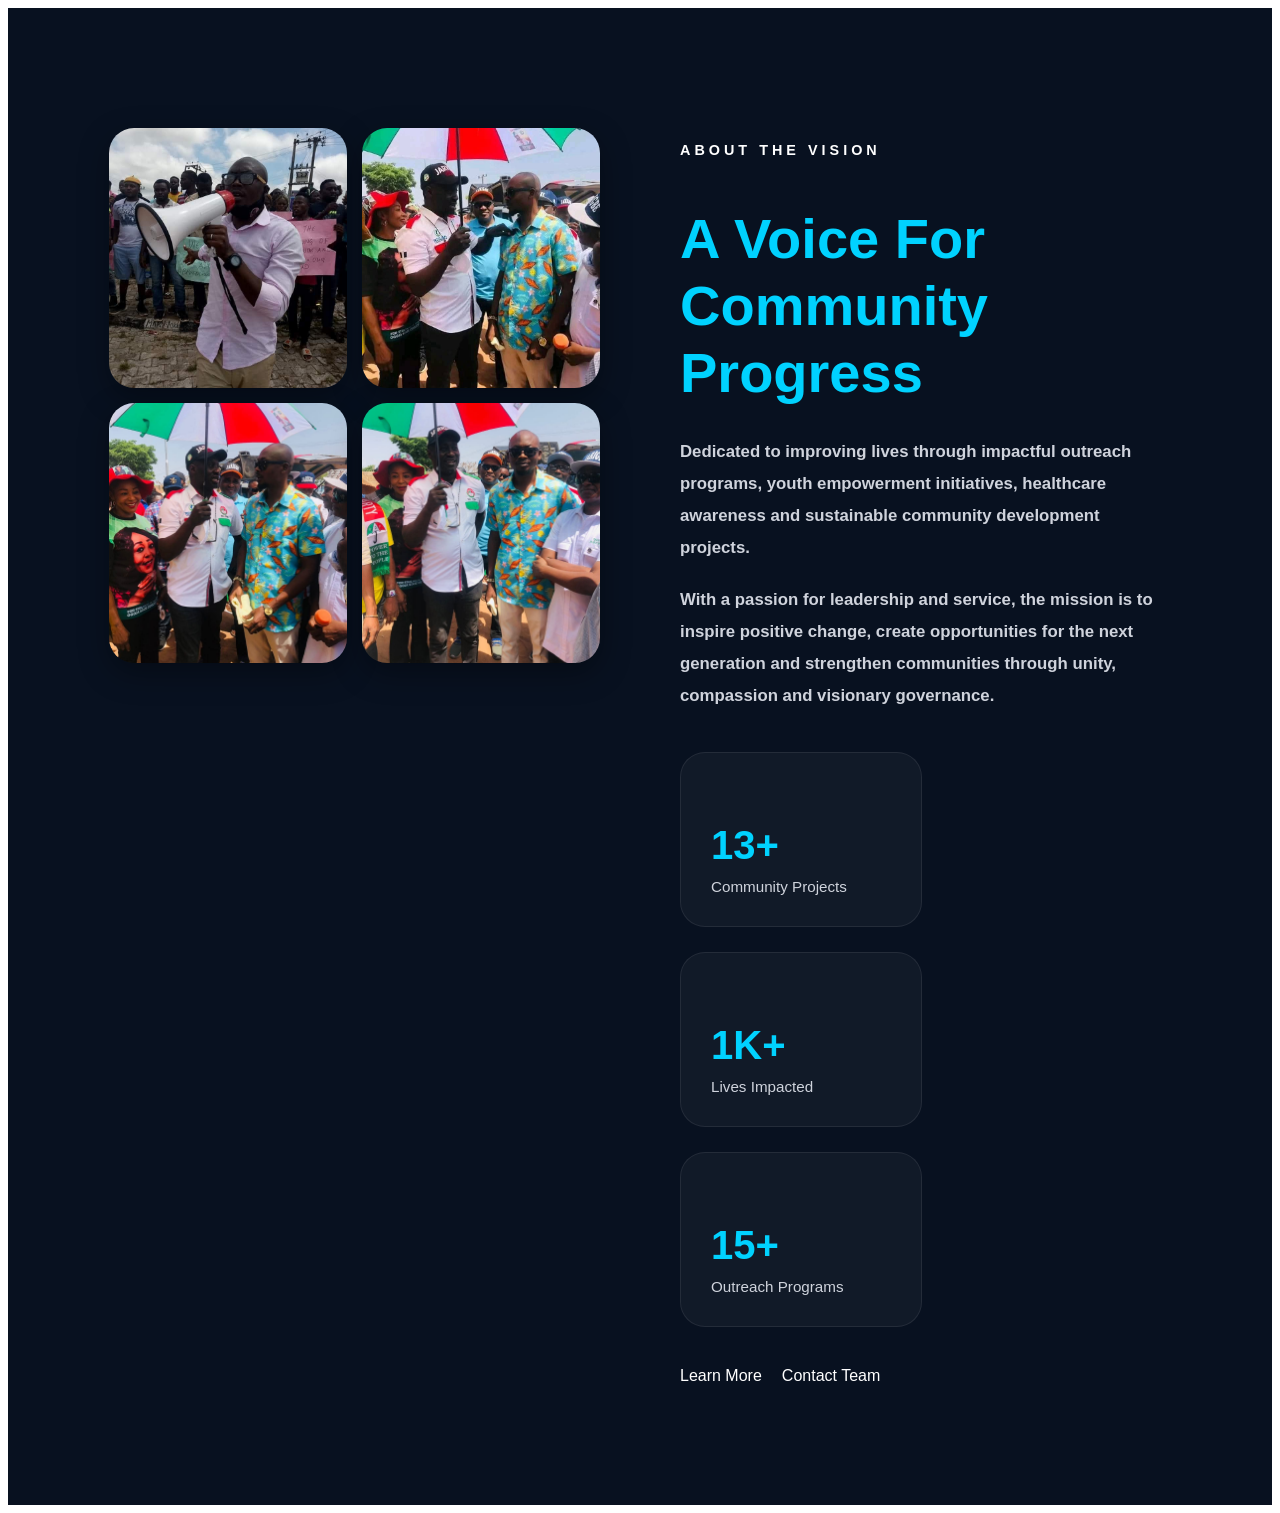
<file: about.html>
<!DOCTYPE html>
<html lang="en">
<head>
    <meta charset="UTF-8">
    <meta name="viewport" content="width=device-width, initial-scale=1.0">
    <title>About</title>
    <link rel="stylesheet" href="./about.css"/>
</head>
<body>

<section class="about-section">

  <div class="about-container">

    <div class="about-image">
      <img src="./abt.jpeg" alt="About Image">
      <img src="./abt1.jpeg" alt='About Image'/>
      <img src="./abt2.jpeg" alt="About Image"/>
      <img src="./abt3.jpeg" alt="About Image"/>
    </div>

    <div class="about-content">

      <p class="section-tag">
        ABOUT THE VISION
      </p>

      <h2 class="section-head">
        A Voice For Community Progress
      </h2>

      <p class="about-text">
        Dedicated to improving lives through impactful
        outreach programs, youth empowerment initiatives,
        healthcare awareness and sustainable community
        development projects.
      </p>

      <p class="about-text">
        With a passion for leadership and service,
        the mission is to inspire positive change,
        create opportunities for the next generation
        and strengthen communities through unity,
        compassion and visionary governance.
      </p>

      <div class="about-stats">

        <div class="stat-box">
          <h3>13+</h3>
          <span>Community Projects</span>
        </div>

        <div class="stat-box">
          <h3>1K+</h3>
          <span>Lives Impacted</span>
        </div>

        <div class="stat-box">
          <h3>15+</h3>
          <span>Outreach Programs</span>
        </div>

      </div>

      <div class="about-buttons">

        <a href="./pvs.html" class="primary-btn">
          Learn More
        </a>

        <a href="./fin.html" class="secondary-btn">
          Contact Team
        </a>

      </div>

    </div>

  </div>

</section>
</body>
</html>
</file>
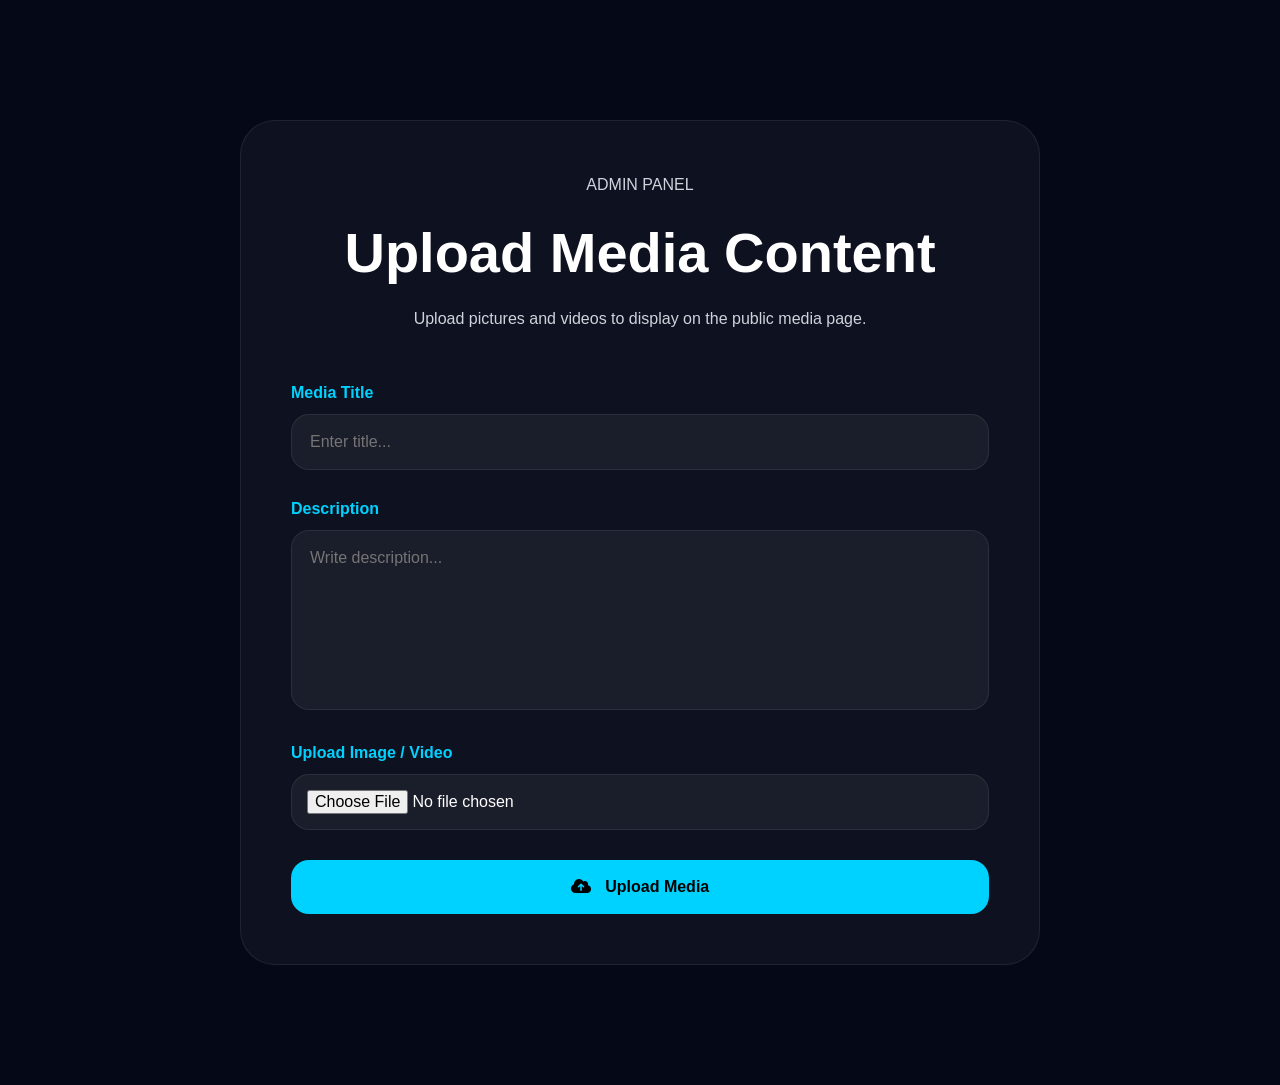
<file: admin.html>
<!DOCTYPE html>
<html lang="en">
<head>
    <meta charset="UTF-8">
    <meta name="viewport" content="width=device-width, initial-scale=1.0">
    <title>Admin || Private 4 Emmanuel </title>
    <link rel="stylesheet" href="./admin.css"/>
</head>
<body>
    <!-- ADMIN PAGE -->

<!DOCTYPE html>
<html lang="en">

<head>

  <meta charset="UTF-8">

  <meta
    name="viewport"
    content="width=device-width, initial-scale=1.0"
  >

  <title>
    Admin Dashboard
  </title>

  <!-- FONT AWESOME -->

  <link
    rel="stylesheet"
    href="https://cdnjs.cloudflare.com/ajax/libs/font-awesome/6.5.1/css/all.min.css"
  >

  <link
    rel="stylesheet"
    href="admin.css"
  >

</head>

<body>

  <section class="admin-section">

    <div class="admin-container">

      <div class="admin-header">

        <p class="section-tag">
          ADMIN PANEL
        </p>

        <h1>
          Upload Media Content
        </h1>

        <p>
          Upload pictures and videos
          to display on the public media page.
        </p>

      </div>

      <!-- FORM -->

      <form id="uploadForm">

        <!-- TITLE -->

        <div class="input-group">

          <label>
            Media Title
          </label>

          <input
            type="text"
            id="mediaTitle"
            placeholder="Enter title..."
            required
          >

        </div>

        <!-- DESCRIPTION -->

        <div class="input-group">

          <label>
            Description
          </label>

          <textarea
            id="mediaDescription"
            placeholder="Write description..."
            required
          ></textarea>

        </div>

        <!-- FILE -->

        <div class="input-group">

          <label>
            Upload Image / Video
          </label>

          <input
            type="file"
            id="mediaFile"
            accept="image/*,video/*"
            required
          >

        </div>

        <!-- BUTTON -->

        <button type="submit">

          <i class="fa-solid fa-cloud-arrow-up"></i>

          Upload Media

        </button>

      </form>

    </div>

  </section>

  <script src="admin.js"></script>

</body>
</html>
</body>
</html>
</file>
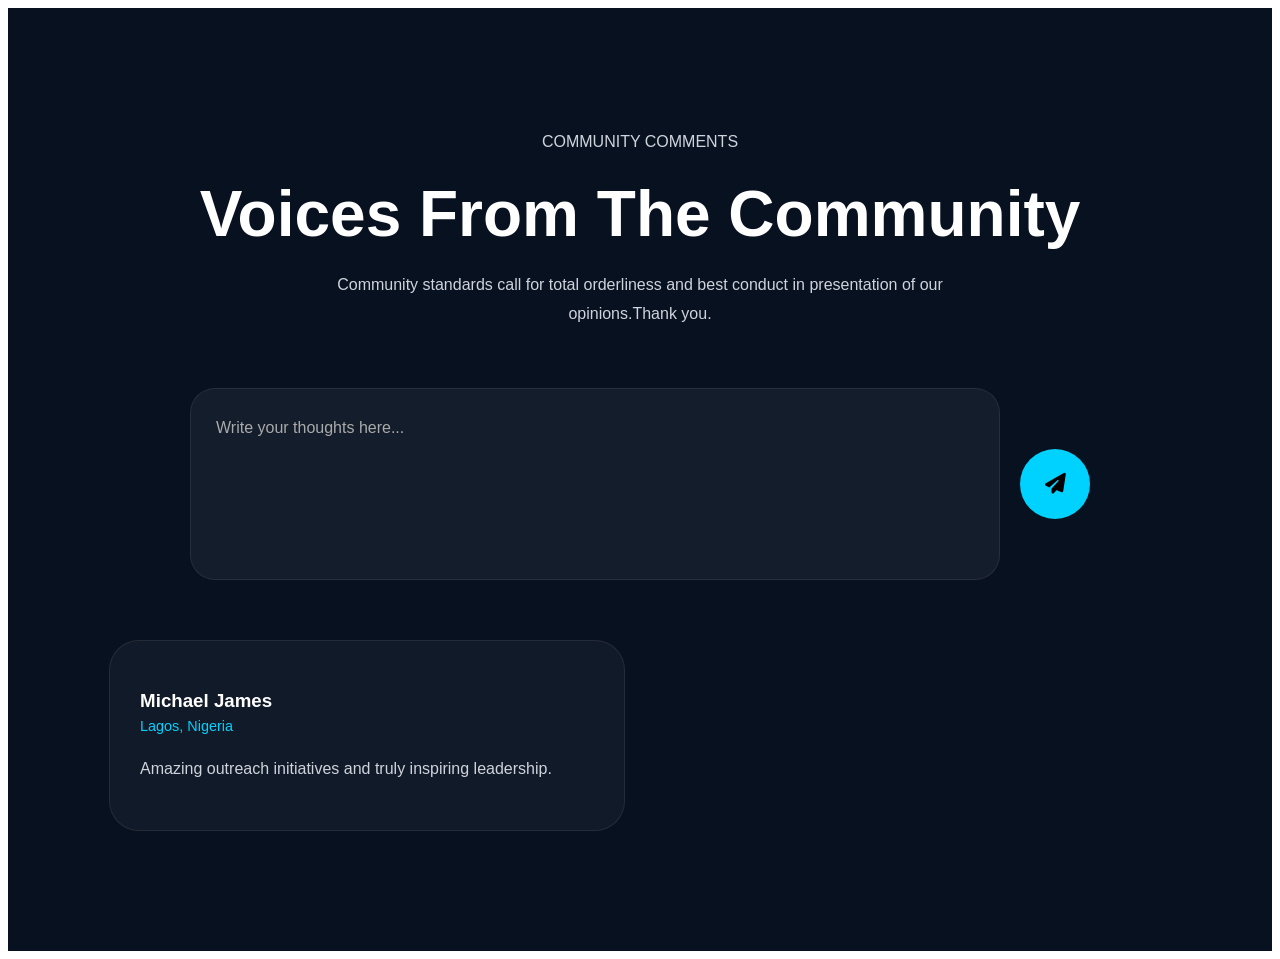
<file: comment.html>
<!DOCTYPE html>
<html lang="en">
<head>
    <meta charset="UTF-8">
    <meta name="viewport" content="width=device-width, initial-scale=1.0">
    <title>Comment Session</title>
    <link rel="stylesheet" href="./comment.css"/>
</head>
<body>
    <!-- FONT AWESOME CDN -->
<link
rel="stylesheet"
href="https://cdnjs.cloudflare.com/ajax/libs/font-awesome/6.5.1/css/all.min.css"
/>

<!-- TESTIMONIAL SECTION -->

<section class="testimonial-section">

  <div class="testimonial-header">

    <p class="section-tag">
      COMMUNITY COMMENTS
    </p>

    <h2>
      Voices From The Community
    </h2>

    <p>
        Community standards call for total orderliness and 
        best conduct in presentation of our opinions.Thank you.
    </p>

  </div>

  <!-- COMMENT FORM -->

  <div class="comment-box">

    <textarea
      id="commentInput"
      placeholder="Write your thoughts here..."
    ></textarea>

    <button id="submitComment">

      <i class="fa-solid fa-paper-plane"></i>

    </button>

  </div>

  <!-- COMMENTS -->

  <div
    class="comments-container"
    id="commentsContainer"
  >

    <!-- SAMPLE COMMENT -->

    <div class="comment-card">

      <div class="comment-top">

        <h3>
          Michael James
        </h3>

        <span>
          Lagos, Nigeria
        </span>

      </div>

      <p>
        Amazing outreach initiatives and
        truly inspiring leadership.
      </p>

    </div>

  </div>

</section>
<script src="./comment.js"></script>
</body>
</html>
</file>
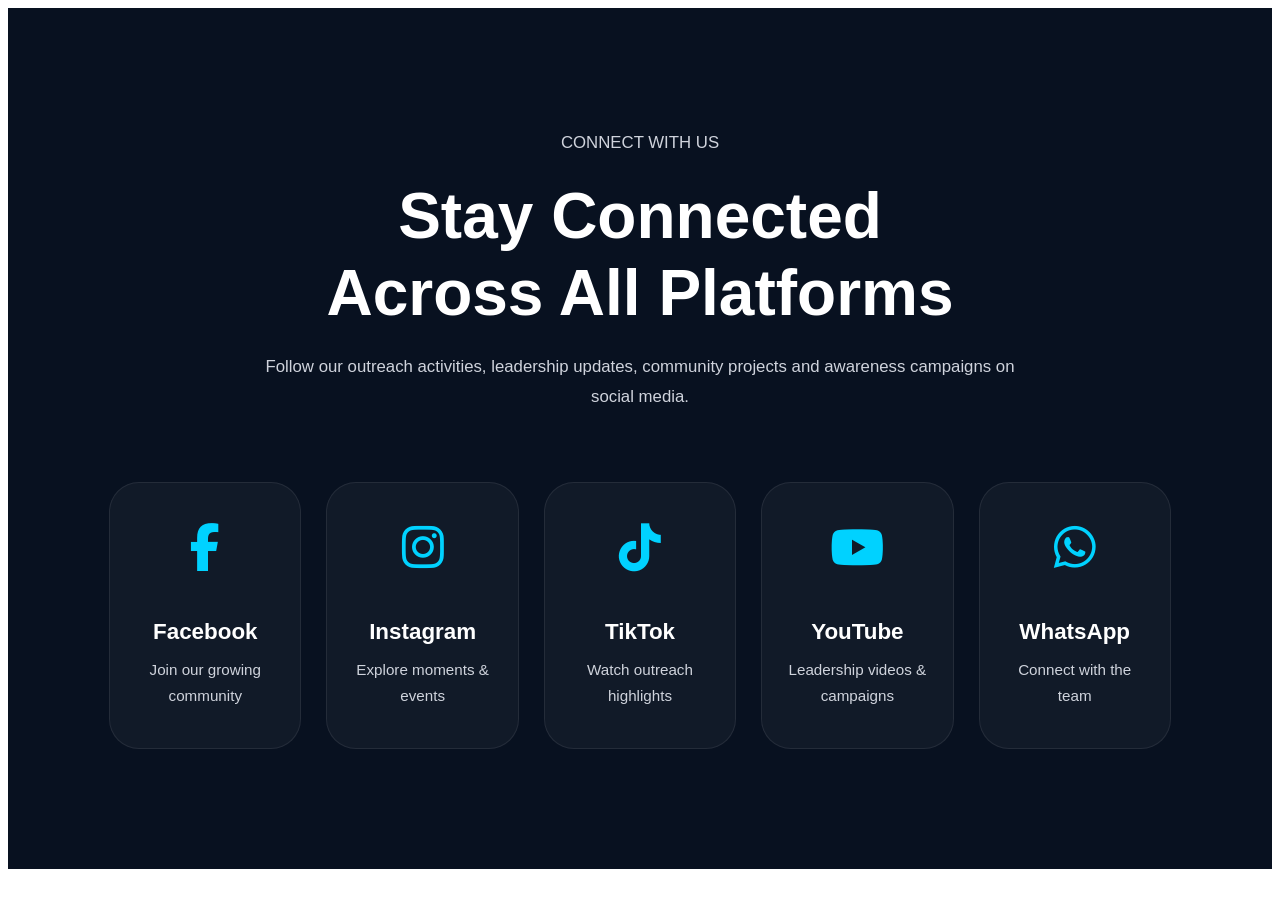
<file: fin.html>
<!DOCTYPE html>
<html lang="en">
<head>
    <meta charset="UTF-8">
    <meta name="viewport" content="width=device-width, initial-scale=1.0">
    <title>Social Media</title>
    <link rel="stylesheet" href="./fin.css"/>
</head>
<body>
    <!-- FONT AWESOME CDN -->
<link
rel="stylesheet"
href="https://cdnjs.cloudflare.com/ajax/libs/font-awesome/6.5.1/css/all.min.css"
/>

<!-- SOCIAL MEDIA SECTION -->

<section class="social-section">

  <div class="social-header">

    <p class="section-tag">
      CONNECT WITH US
    </p>

    <h2>
      Stay Connected <br>
      Across All Platforms
    </h2>

    <p>
      Follow our outreach activities, leadership updates,
      community projects and awareness campaigns on
      social media.
    </p>

  </div>

  <!-- SOCIAL CARDS -->

  <div class="social-container">

    <!-- FACEBOOK -->

    <a
      href="https://www.facebook.com/share/1Ce4UPYRdN/"
      class="social-card"
    >

      <i class="fa-brands fa-facebook-f"></i>

      <h3>
        Facebook
      </h3>

      <span>
        Join our growing community
      </span>

    </a>

    <!-- INSTAGRAM -->

    <a
      href="#"
      class="social-card"
    >

      <i class="fa-brands fa-instagram"></i>

      <h3>
        Instagram
      </h3>

      <span>
        Explore moments & events
      </span>

    </a>

    <!-- TIKTOK -->

    <a
      href="#"
      class="social-card"
    >

      <i class="fa-brands fa-tiktok"></i>

      <h3>
        TikTok
      </h3>

      <span>
        Watch outreach highlights
      </span>

    </a>

    <!-- YOUTUBE -->

    <a
      href="#"
      class="social-card"
    >

      <i class="fa-brands fa-youtube"></i>

      <h3>
        YouTube
      </h3>

      <span>
        Leadership videos & campaigns
      </span>

    </a>

    <!-- WHATSAPP -->

    <a
      href="#"
      class="social-card"
    >

      <i class="fa-brands fa-whatsapp"></i>

      <h3>
        WhatsApp
      </h3>

      <span>
        Connect with the team
      </span>

    </a>

  </div>

</section>
<script src="./fin.js"></script>
</body>
</html>
</file>
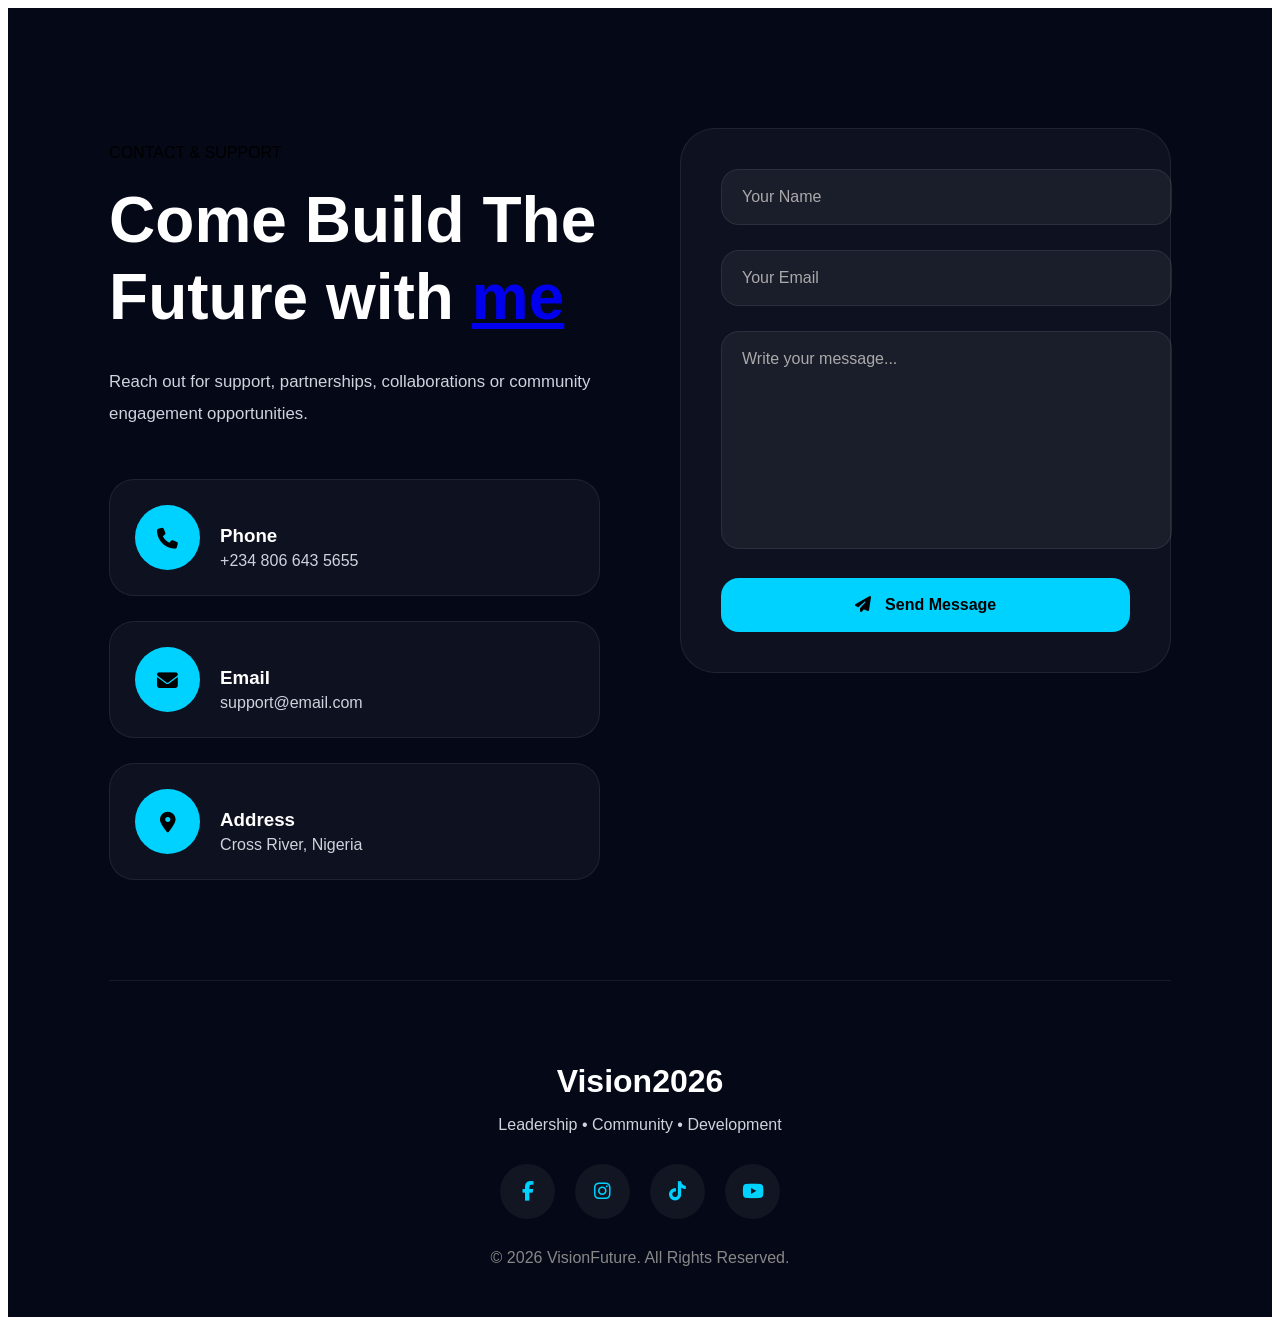
<file: foot.html>
<!DOCTYPE html>
<html lang="en">
<head>
    <meta charset="UTF-8">
    <meta name="viewport" content="width=device-width, initial-scale=1.0">
    <title>Contact Me</title>
    <link rel="stylesheet" href="./foot.css"/>
    <link
rel="stylesheet"
href="https://cdnjs.cloudflare.com/ajax/libs/font-awesome/6.5.1/css/all.min.css"
/>
</head>
<body>
    <!-- CONTACT / FOOTER SECTION -->

<section class="contact-section">

  <div class="contact-container">

    <!-- LEFT SIDE -->

    <div class="contact-info">

      <p class="section-tag">
        CONTACT & SUPPORT
      </p>

      <h2>
        Come Build The <br>
        Future with <a href="https://www.facebook.com/share/18YCLCxiHm/">me</a>
      </h2>

      <p class="contact-text">
        Reach out for support, partnerships,
        collaborations or community engagement
        opportunities.
      </p>

      <!-- CONTACT ITEMS -->

      <div class="contact-items">

        <div class="contact-item">

          <i class="fa-solid fa-phone"></i>

          <div>
            <h3>
              Phone
            </h3>

            <span>
              +234 806 643 5655
            </span>
          </div>

        </div>

        <div class="contact-item">

          <i class="fa-solid fa-envelope"></i>

          <div>
            <h3>
              Email
            </h3>

            <span>
              support@email.com
            </span>
          </div>

        </div>

        <div class="contact-item">

          <i class="fa-solid fa-location-dot"></i>

          <div>
            <h3>
              Address
            </h3>

            <span>
              Cross River, Nigeria
            </span>
          </div>

        </div>

      </div>

    </div>

    <!-- RIGHT SIDE FORM -->

    <div class="contact-form">

      <form id="supportForm">

        <div class="input-group">

          <input
            type="text"
            id="name"
            placeholder="Your Name"
            required
          />

        </div>

        <div class="input-group">

          <input
            type="email"
            id="email"
            placeholder="Your Email"
            required
          />

        </div>

        <div class="input-group">

          <textarea
            id="message"
            placeholder="Write your message..."
            required
          ></textarea>

        </div>

        <button type="submit">

          <i class="fa-solid fa-paper-plane"></i>

          Send Message

        </button>

      </form>

    </div>

  </div>

  <!-- FOOTER -->

  <footer class="footer">

    <div class="footer-content">

      <h3>
        Vision2026
      </h3>

      <p>
        Leadership • Community • Development
      </p>

      <!-- FOOTER SOCIALS -->

      <div class="footer-socials">

        <a href="#">
          <i class="fa-brands fa-facebook-f"></i>
        </a>

        <a href="#">
          <i class="fa-brands fa-instagram"></i>
        </a>

        <a href="#">
          <i class="fa-brands fa-tiktok"></i>
        </a>

        <a href="#">
          <i class="fa-brands fa-youtube"></i>
        </a>

      </div>

      <span class="copyright">
        © 2026 VisionFuture.
        All Rights Reserved.
      </span>

    </div>

  </footer>

</section>
<script src="./foot.js"></script>
</body>
</html>
</file>
<file: about.css>
/* ABOUT SECTION */
*{
    font-family:Arial, Helvetica, sans-serif;
}

.about-section{
  padding:120px 8%;
  background:#081120;
}

.about-container{
  display:flex;
  align-items:flex-start;
  justify-content:space-between;
  gap:80px;
}

.section-head{
    color:#00d2ff ;
}

.about-image{
  flex:1;

  display:grid;

  grid-template-columns:
  repeat(2,1fr);

  gap:15px;
}

.about-image img{
  width:100%;
  height:260px;

  object-fit:cover;

  border-radius:25px;

  transition:0.4s ease;

  box-shadow:
  0 10px 30px rgba(0,0,0,0.35);
}

.about-image img:hover{
  transform:scale(1.03);
}

.about-content{
  flex:1;
}

.section-tag{
  color:white;
  letter-spacing:4px;
  margin-bottom:20px;
  font-size:0.9rem;
  font-weight:700;
}

.about-content h2{
  font-size:3.5rem;
  line-height:1.2;
  margin-bottom:30px;
  font-weight:900;
}

.about-text{
  color:#cfd3dc;
  line-height:1.9;
  margin-bottom:20px;
  font-size:1.05rem;
  font-weight:bold;
}

/* STATS */

.about-stats{
  display:flex;
  gap:25px;
  margin-top:40px;
  margin-bottom:40px;
  flex-wrap:wrap;
}

.stat-box{
  background:rgba(255,255,255,0.04);

  border:1px solid rgba(255,255,255,0.08);

  padding:30px;
  border-radius:25px;

  min-width:180px;

  transition:0.3s;
}

.stat-box:hover{
  transform:translateY(-6px);
  border-color:#00d2ff;
}

.stat-box h3{
  font-size:2.5rem;
  color:#00d2ff;
  margin-bottom:10px;
}

.stat-box span{
  color:#cfd3dc;
  font-size:0.95rem;
}

/* BUTTONS */

.about-buttons{
  display:flex;
  gap:20px;
  flex-wrap:wrap;
}
 
a{
    text-decoration: none;
    color: white;
}

a:hover{
    border-bottom:1.5px solid #00d2ff;
}
/* RESPONSIVE */

@media(max-width:992px){

  .about-container{
    flex-direction:column;
    text-align:center;
  }

  .about-stats{
    justify-content:center;
  }

  .about-buttons{
    justify-content:center;
  }

  .about-content h2{
    font-size:2.8rem;
  }

}

@media(max-width:600px){

  .about-section{
    padding:90px 5%;
  }

  .about-content h2{
    font-size:2.2rem;
  }

  .stat-box{
    width:100%;
  }

}
</file>
<file: admin.css>
/* ADMIN PAGE */

*{
  margin:0;
  padding:0;
  box-sizing:border-box;
  font-family:Arial, Helvetica, sans-serif;
}

body{
  background:#050816;
  color:white;
}

/* SECTION */

.admin-section{
  min-height:100vh;

  padding:120px 8%;

  display:flex;
  align-items:center;
  justify-content:center;
}

/* CONTAINER */

.admin-container{
  width:100%;
  max-width:800px;

  background:
  rgba(255,255,255,0.04);

  border:
  1px solid rgba(255,255,255,0.08);

  padding:50px;

  border-radius:35px;
}

/* HEADER */

.admin-header{
  text-align:center;

  margin-bottom:50px;
}

.admin-header h1{
  font-size:3.5rem;

  margin:20px 0;
}

.admin-header p{
  color:#cfd3dc;

  line-height:1.8;
}

/* FORM */

.input-group{
  margin-bottom:30px;
}

.input-group label{
  display:block;

  margin-bottom:12px;

  color:#00d2ff;

  font-weight:700;
}

.input-group input,
.input-group textarea{
  width:100%;

  border:none;
  outline:none;

  background:
  rgba(255,255,255,0.05);

  border:
  1px solid rgba(255,255,255,0.08);

  padding:18px;

  border-radius:18px;

  color:white;

  font-size:1rem;
}

.input-group textarea{
  height:180px;

  resize:none;
}

/* FILE INPUT */

.input-group input[type="file"]{
  padding:15px;
}

/* BUTTON */

button{
  width:100%;

  padding:18px;

  border:none;

  border-radius:18px;

  background:#00d2ff;

  color:black;

  font-size:1rem;

  font-weight:700;

  cursor:pointer;

  transition:0.3s ease;
}

button i{
  margin-right:10px;
}

button:hover{
  transform:translateY(-4px);
}

/* RESPONSIVE */

@media(max-width:600px){

  .admin-section{
    padding:80px 5%;
  }

  .admin-container{
    padding:30px;
  }

  .admin-header h1{
    font-size:2.3rem;
  }

}
</file>
<file: comment.css>
/* TESTIMONIAL SECTION */

*{
    font-family:Arial, Helvetica, sans-serif;
}

.testimonial-section{
  padding:120px 8%;
  background:#081120;
}

/* HEADER */

.testimonial-header{
  text-align:center;
  margin-bottom:60px;
}

.testimonial-header h2{
  font-size:4rem;
  margin:20px 0;
  color:white;
}

.testimonial-header p{
  color:#cfd3dc;
  max-width:700px;
  margin:auto;
  line-height:1.8;
}

/* COMMENT BOX */

.comment-box{
  max-width:900px;

  margin:0 auto 60px;

  display:flex;

  align-items:center;

  gap:20px;
}

.comment-box textarea{
  flex:1;

  height:140px;

  resize:none;

  border:none;

  outline:none;

  padding:25px;

  border-radius:25px;

  background:
  rgba(255,255,255,0.05);

  color:white;

  font-size:1rem;

  line-height:1.7;

  border:
  1px solid rgba(255,255,255,0.08);
}

.comment-box textarea::placeholder{
  color:#aaa;
}

/* SUBMIT BUTTON */

.comment-box button{
  width:70px;
  height:70px;

  border:none;

  border-radius:50%;

  background:#00d2ff;

  color:black;

  font-size:1.3rem;

  cursor:pointer;

  transition:0.3s ease;

  flex-shrink:0;
}

.comment-box button:hover{
  transform:scale(1.1);
}

/* COMMENTS */

.comments-container{
  display:grid;

  grid-template-columns:
  repeat(2,1fr);

  gap:30px;
}

/* COMMENT CARD */

.comment-card{
  background:
  rgba(255,255,255,0.04);

  border:
  1px solid rgba(255,255,255,0.08);

  padding:30px;

  border-radius:30px;

  transition:0.3s ease;
}

.comment-card:hover{
  transform:translateY(-6px);

  border-color:#00d2ff;
}

.comment-top{
  margin-bottom:20px;
}

.comment-top h3{
  color:white;
  margin-bottom:5px;
}

.comment-top span{
  color:#00d2ff;
  font-size:0.9rem;
}

.comment-card p{
  color:#cfd3dc;
  line-height:1.8;
}

/* RESPONSIVE */

@media(max-width:768px){

  .comments-container{
    grid-template-columns:1fr;
  }

  .testimonial-header h2{
    font-size:2.8rem;
  }

  .comment-box{
    flex-direction:column;
  }

  .comment-box button{
    width:100%;
    border-radius:20px;
  }

}

@media(max-width:600px){

  .testimonial-section{
    padding:90px 5%;
  }

  .testimonial-header h2{
    font-size:2.2rem;
  }

}
</file>
<file: fin.css>
/* SOCIAL SECTION */
*{
    font-family:Arial, Helvetica, sans-serif;
}

.social-section{
  padding:120px 8%;
  background:#081120;
}

/* HEADER */

.social-header{
  text-align:center;
  margin-bottom:70px;
}

.social-header h2{
  font-size:4rem;
  line-height:1.2;
  color:white;
  margin:20px 0;
}

.social-header p{
  max-width:750px;
  margin:auto;

  color:#cfd3dc;

  line-height:1.8;

  font-size:1.05rem;
}

/* SOCIAL CONTAINER */

.social-container{
  display:grid;

  grid-template-columns:
  repeat(5,1fr);

  gap:25px;
}

/* CARD */

.social-card{
  background:
  rgba(255,255,255,0.04);

  border:
  1px solid rgba(255,255,255,0.08);

  border-radius:30px;

  padding:40px 25px;

  text-align:center;

  text-decoration:none;

  transition:0.4s ease;

  color:white;
}

.social-card:hover{
  transform:
  translateY(-10px);

  border-color:#00d2ff;

  background:
  rgba(0,210,255,0.08);
}

/* ICON */

.social-card i{
  font-size:3rem;

  color:#00d2ff;

  margin-bottom:25px;
}

/* TEXT */

.social-card h3{
  font-size:1.4rem;

  margin-bottom:12px;
}

.social-card span{
  color:#cfd3dc;

  line-height:1.7;

  font-size:0.95rem;
}

/* RESPONSIVE */

@media(max-width:1200px){

  .social-container{
    grid-template-columns:
    repeat(3,1fr);
  }

}

@media(max-width:768px){

  .social-container{
    grid-template-columns:
    repeat(2,1fr);
  }

  .social-header h2{
    font-size:2.8rem;
  }

}

@media(max-width:600px){

  .social-section{
    padding:90px 5%;
  }

  .social-container{
    grid-template-columns:1fr;
  }

  .social-header h2{
    font-size:2.2rem;
  }

}
</file>
<file: foot.css>
/* CONTACT SECTION */

*{
    font-family:Arial, Helvetica, sans-serif;
}

.contact-section{
  padding:120px 8% 0;
  background:#050816;
}

/* CONTAINER */

.contact-container{
  display:flex;
  justify-content:space-between;
  gap:80px;

  margin-bottom:100px;
}

/* LEFT SIDE */

.contact-info{
  flex:1;
}

.contact-info h2{
  font-size:4rem;
  line-height:1.2;
  color:white;

  margin:20px 0 30px;
}

.contact-text{
  color:#cfd3dc;

  line-height:1.9;

  margin-bottom:50px;

  font-size:1.05rem;
}

/* CONTACT ITEMS */

.contact-items{
  display:flex;
  flex-direction:column;
  gap:25px;
}

.contact-item{
  display:flex;
  align-items:center;
  gap:20px;

  background:
  rgba(255,255,255,0.04);

  border:
  1px solid rgba(255,255,255,0.08);

  padding:25px;

  border-radius:25px;

  transition:0.3s ease;
}

.contact-item:hover{
  border-color:#00d2ff;

  transform:translateX(8px);
}

.contact-item i{
  width:65px;
  height:65px;

  border-radius:50%;

  display:flex;
  align-items:center;
  justify-content:center;

  background:#00d2ff;

  color:black;

  font-size:1.3rem;
}

.contact-item h3{
  color:white;
  margin-bottom:5px;
}

.contact-item span{
  color:#cfd3dc;
}

/* FORM */

.contact-form{
  flex:1;
}

.contact-form form{
  background:
  rgba(255,255,255,0.04);

  border:
  1px solid rgba(255,255,255,0.08);

  padding:40px;

  border-radius:35px;
}

/* INPUTS */

.input-group{
  margin-bottom:25px;
}

.input-group input,
.input-group textarea{
  width:100%;

  border:none;
  outline:none;

  background:
  rgba(255,255,255,0.05);

  border:
  1px solid rgba(255,255,255,0.08);

  padding:18px 20px;

  border-radius:18px;

  color:white;

  font-size:1rem;
}

.input-group textarea{
  height:180px;

  resize:none;
}

.input-group input::placeholder,
.input-group textarea::placeholder{
  color:#aaa;
}

/* BUTTON */

.contact-form button{
  width:100%;

  border:none;

  padding:18px;

  border-radius:18px;

  background:#00d2ff;

  color:black;

  font-size:1rem;

  font-weight:700;

  cursor:pointer;

  transition:0.3s ease;
}

.contact-form button i{
  margin-right:10px;
}

.contact-form button:hover{
  transform:translateY(-4px);
}

/* FOOTER */

.footer{
  border-top:
  1px solid rgba(255,255,255,0.08);

  padding:50px 0;
}

.footer-content{
  text-align:center;
}

.footer-content h3{
  font-size:2rem;

  color:white;

  margin-bottom:10px;
}

.footer-content p{
  color:#cfd3dc;

  margin-bottom:30px;
}

/* SOCIALS */

.footer-socials{
  display:flex;
  justify-content:center;

  gap:20px;

  margin-bottom:30px;
}

.footer-socials a{
  width:55px;
  height:55px;

  border-radius:50%;

  display:flex;
  align-items:center;
  justify-content:center;

  background:
  rgba(255,255,255,0.05);

  color:#00d2ff;

  text-decoration:none;

  font-size:1.2rem;

  transition:0.3s ease;
}

.footer-socials a:hover{
  background:#00d2ff;

  color:black;

  transform:translateY(-5px);
}

.copyright{
  color:#888;
}

/* RESPONSIVE */

@media(max-width:992px){

  .contact-container{
    flex-direction:column;
  }

  .contact-info{
    text-align:center;
  }

  .contact-info h2{
    font-size:3rem;
  }

}

@media(max-width:600px){

  .contact-section{
    padding:90px 5% 0;
  }

  .contact-info h2{
    font-size:2.2rem;
  }

  .contact-form form{
    padding:25px;
  }

  .contact-item{
    flex-direction:column;
    text-align:center;
  }

}
</file>
